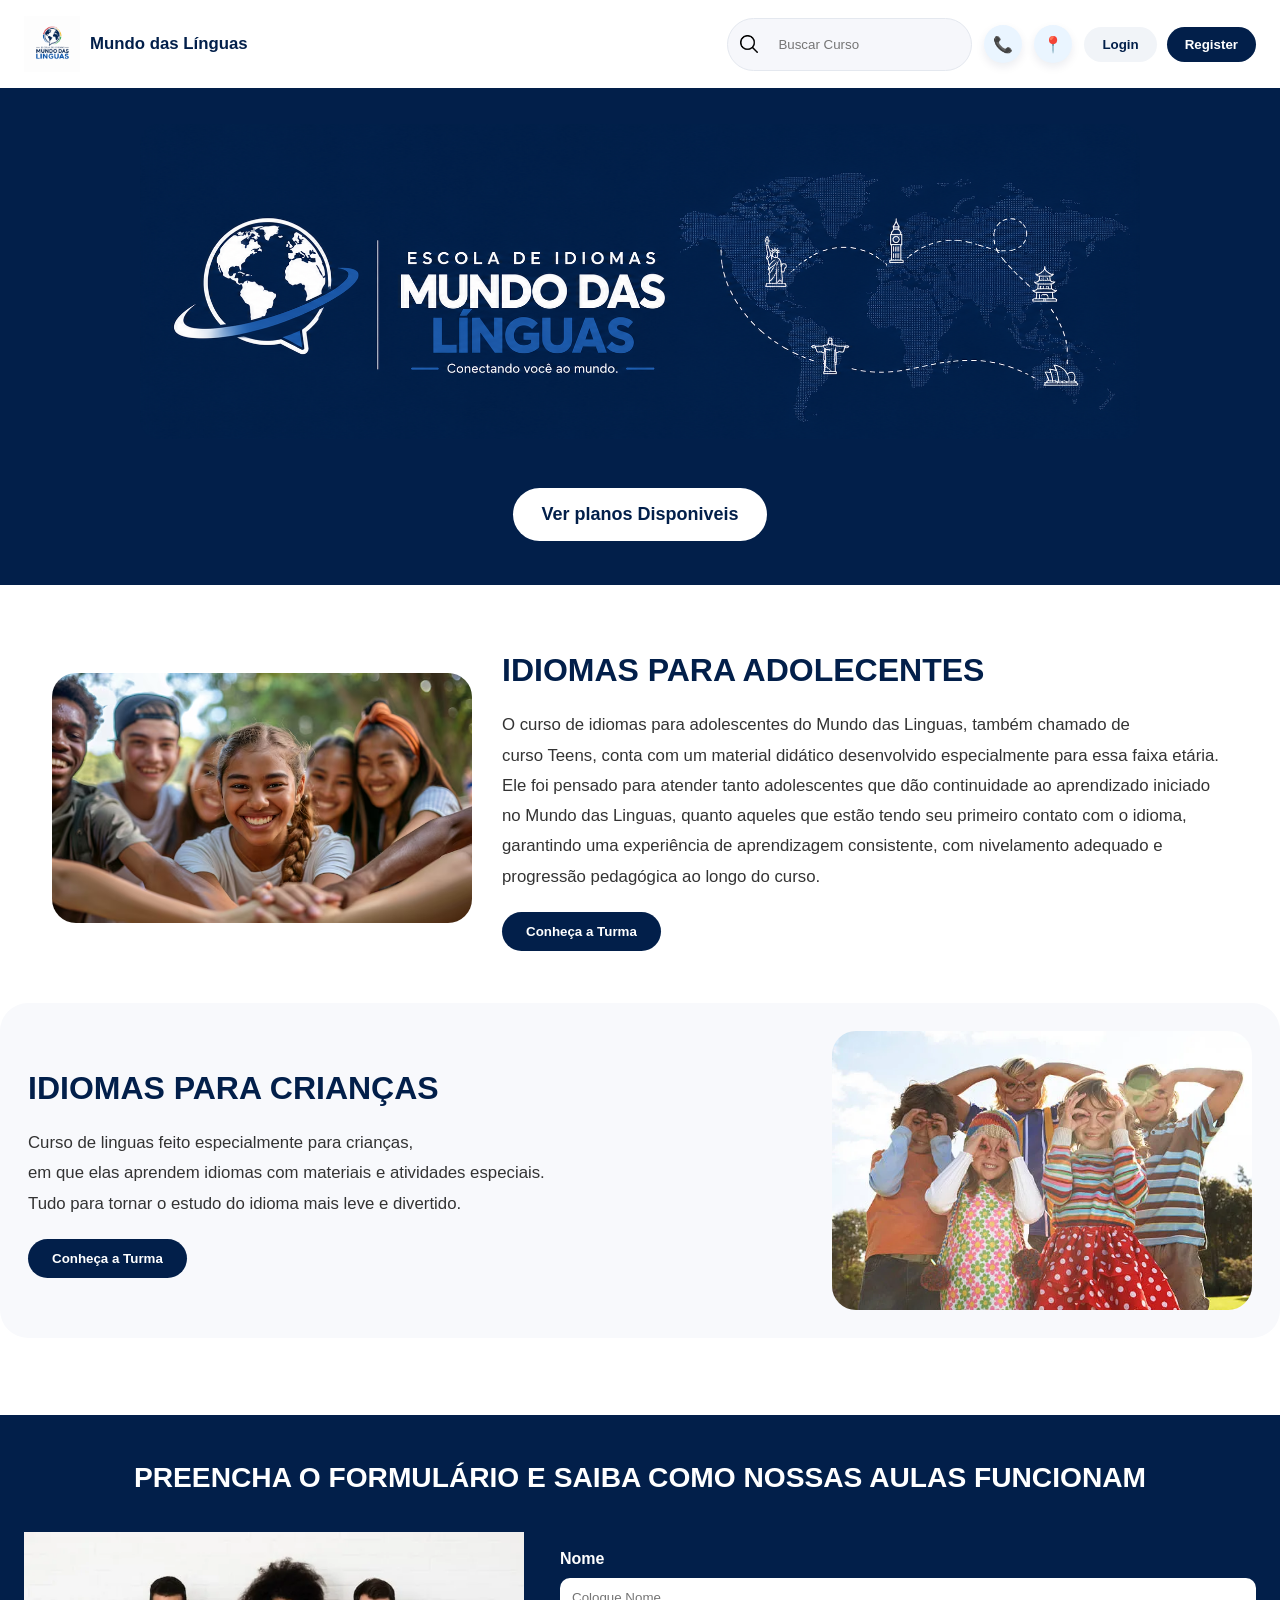
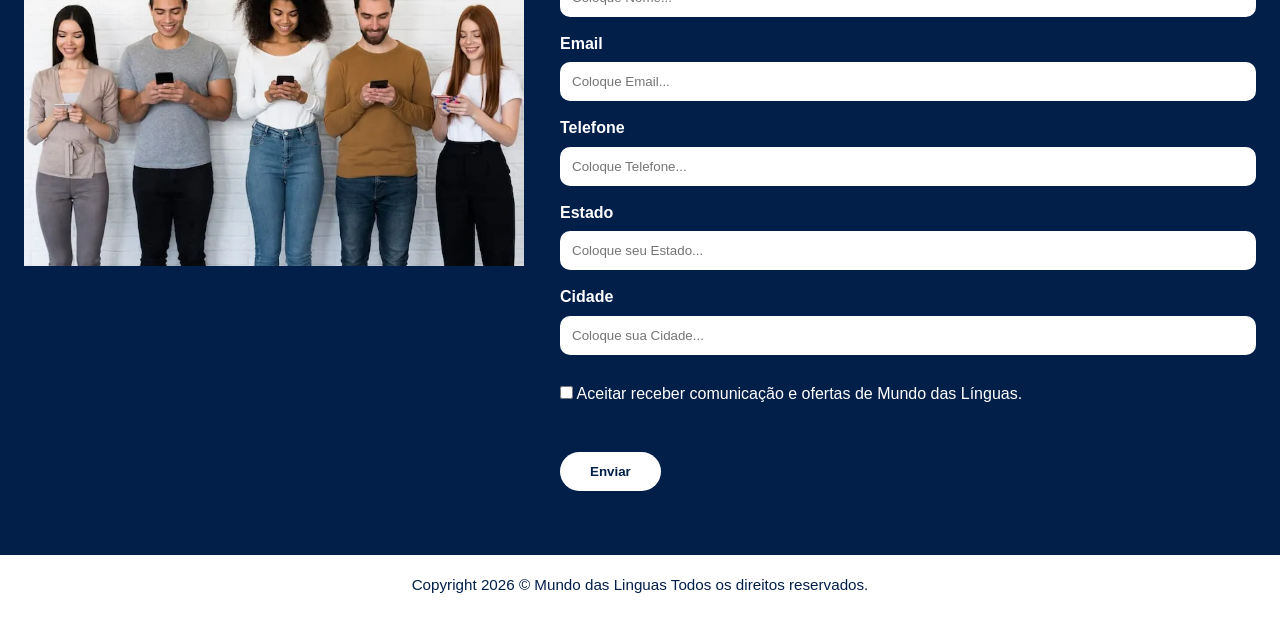
<file: index.html>
<!DOCTYPE html>
<html lang="pt-BR">
<head>
    <meta charset="UTF-8">
    <meta name="viewport" content="width=device-width, initial-scale=1.0">
    <title>Mundo das Linguas</title>
    <link rel="stylesheet" href="style.css">
</head>
<body>
    <header class="site-header">
        <a href="index.html" class="brand">
            <img id="Logo" src="img/logo.png" alt="Logo Mundo das Línguas">
            <span>Mundo das Línguas</span>
        </a>

        <nav class="top-nav">
            <div class="search-box">
                <img src="img/Icone Busca.png" alt="Ícone de busca">
                <input type="text" placeholder="Buscar Curso" class="barra_de_pesquisa">
            </div>

            <div class="phone-wrapper-home">
                <button class="phone-icon-home" id="phone-icon-home" type="button" aria-label="Mostrar telefone de contato">📞</button>
                <div class="phone-bubble-home" id="phone-bubble-home">+55 (15) 99131-5008</div>
            </div>

            <div class="location-wrapper-home">
                <button class="location-icon-home" id="location-icon-home" type="button" aria-label="Mostrar localização">📍</button>
                <div class="location-bubble-home" id="location-bubble-home">Rua das Línguas, 123 - São Paulo</div>
            </div>

            <div class="header-actions">
                <button id="Login" type="button">Login</button>
                <button id="register" type="button">Register</button>
            </div>
        </nav>
    </header>
    <main>
        
        <div id="botao">
            <img id="Banner" src="img/banner.png" alt=""><br>
            <button id="planos">Ver planos Disponiveis</button>
        </div>

        <div id="Parte2">

            <div class="secao-adolecente">
    <img id="adolecente" src="img/adolecente.avif" alt="">

    <div>
        <h2 id="texto-adolecente">IDIOMAS PARA ADOLECENTES</h2>

        <p id="subtexto-adolecente">
           O curso de idiomas para adolescentes do Mundo das Linguas, também chamado de curso Teens, conta com um material didático desenvolvido especialmente para essa faixa etária.<br> 
                    Ele foi pensado para atender tanto adolescentes que dão continuidade ao aprendizado iniciado no Mundo das Linguas, quanto aqueles que estão tendo seu primeiro contato com o idioma,<br>
                    garantindo uma experiência de aprendizagem consistente, com nivelamento adequado e progressão pedagógica ao longo do curso.
        </p>

        <button class="turma">Conheça a Turma</button>
    </div>
</div>
        </div>
             <div class="secao-criancas">
    <img src="img/criança.webp" alt="" id="Kids"></img>

    <div>
        <h2 id="texto-criancas">IDIOMAS PARA CRIANÇAS</h2>

        <p id="subtexto-criancas">
          Curso de linguas feito especialmente para crianças,<br>
                     em que elas aprendem idiomas com materiais e atividades especiais.<br>
                     Tudo para tornar o estudo do idioma mais leve e divertido.
        </p>

        <button class="turma">Conheça a Turma</button>
    </div>
        </div>
        <br>
        <br>
        <br>
        <div id="formulario">
    <h1 id="preencha">
        PREENCHA O FORMULÁRIO E SAIBA COMO NOSSAS AULAS FUNCIONAM
    </h1>

    <div class="form-container">

        <img id="pessoas" src="img/celular.webp" alt="">

        <form id="contact-form" class="form-campos" novalidate>
         <p>Nome</p>
         <input id="nome" name="nome" type="text" placeholder="Coloque Nome..." required>

         <p>Email</p>
         <input id="email" name="email" type="text" placeholder="Coloque Email..." required>

         <p>Telefone</p>
         <input id="telefone" name="telefone" type="text" placeholder="Coloque Telefone..." required>

          <p>Estado</p>
         <input id="estado" name="estado" type="text" placeholder="Coloque seu Estado..." required>

          <p>Cidade</p>
         <input id="cidade" name="cidade" type="text" placeholder="Coloque sua Cidade..." required>

         <br><br>

         <label class="Termos">
             <input id="termos" name="termos" type="checkbox">
             Aceitar receber comunicação e ofertas de Mundo das Línguas.
         </label>

          <br><br>

           <button id="Enviar" type="button">Enviar</button>

           <p id="avisoErro" style="color: red; margin-top: 1rem;"></p>

           <p id="textoSecreto" style="display: none; color: green; margin-top: 1rem;">
              Parabéns! Formulário enviado com sucesso!!!
           </p>

        </form>

    </div>
</div>

    </main>
    <footer id="baixo">
        <p id="copyright">Copyright 2026 © Mundo das Linguas Todos os direitos reservados.</p>
    </footer>
    <script src="javascript.js" defer></script>
</body>
</html>
</file>
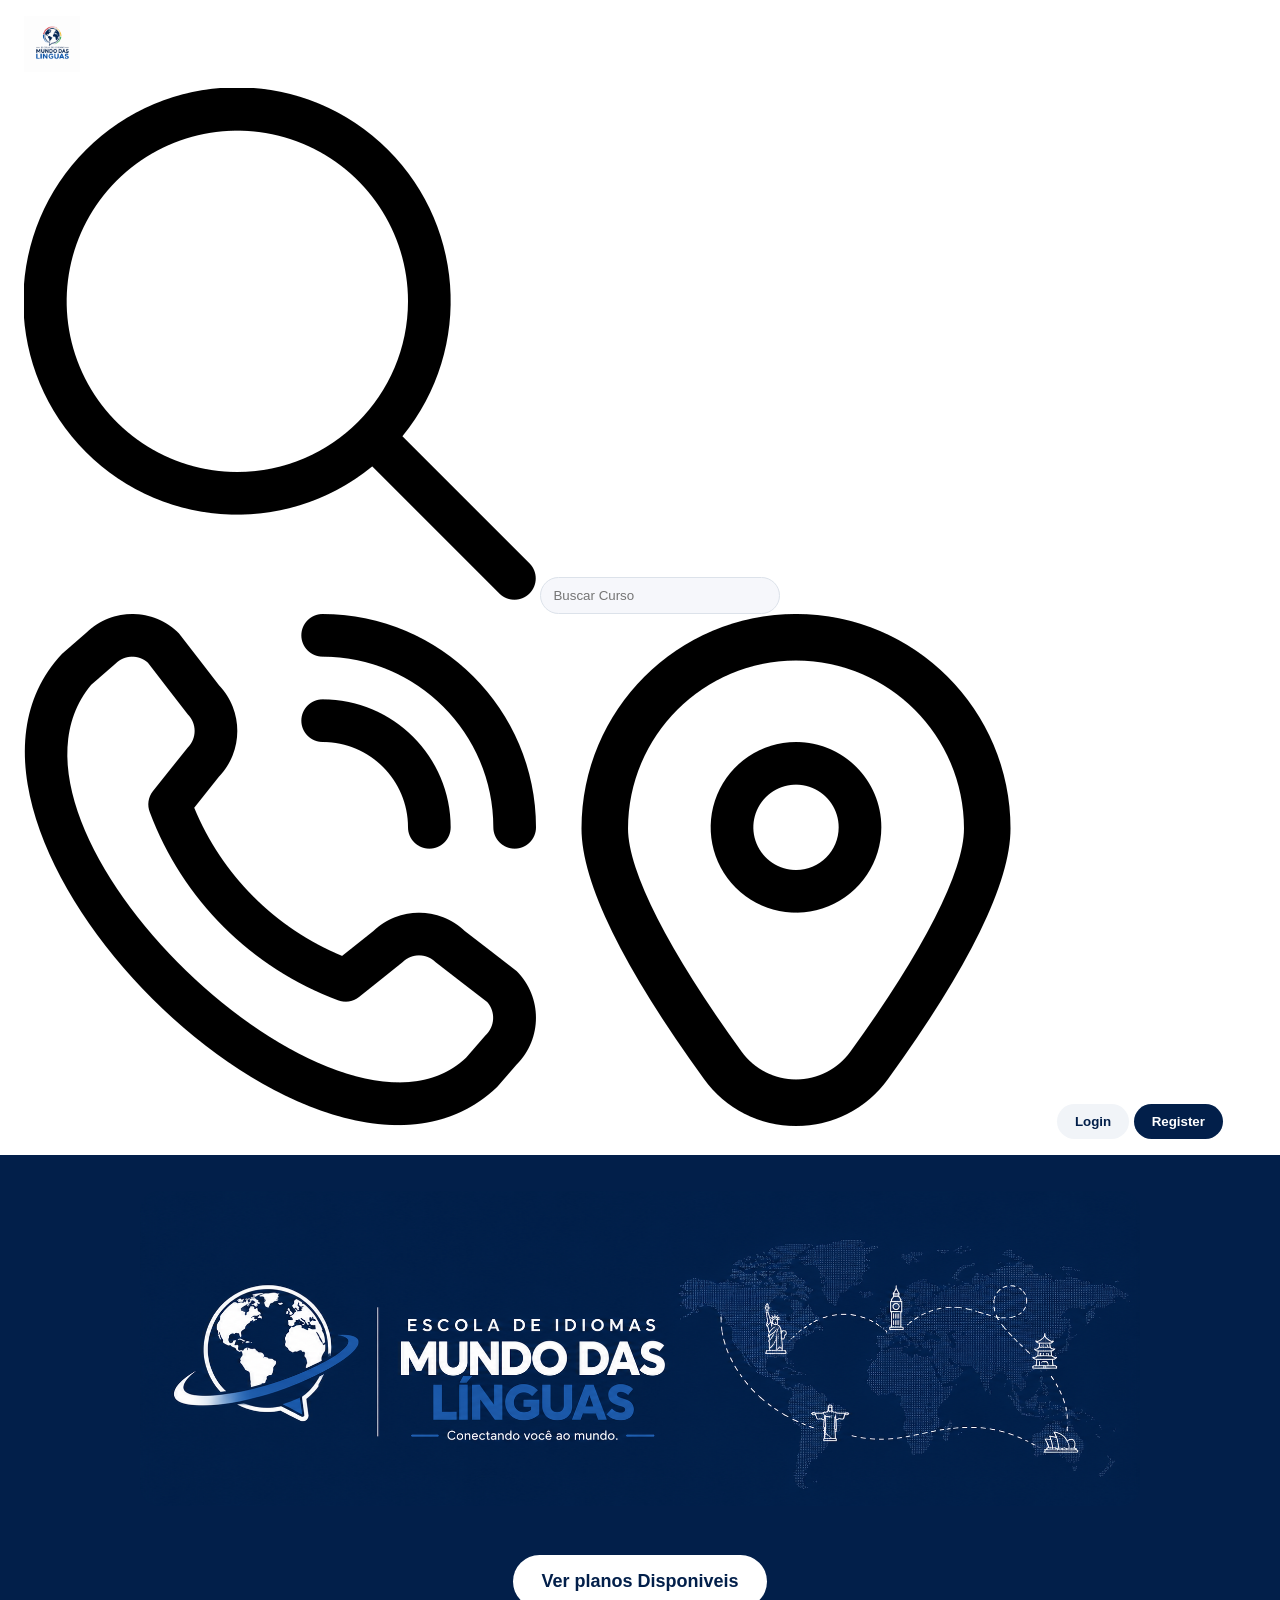
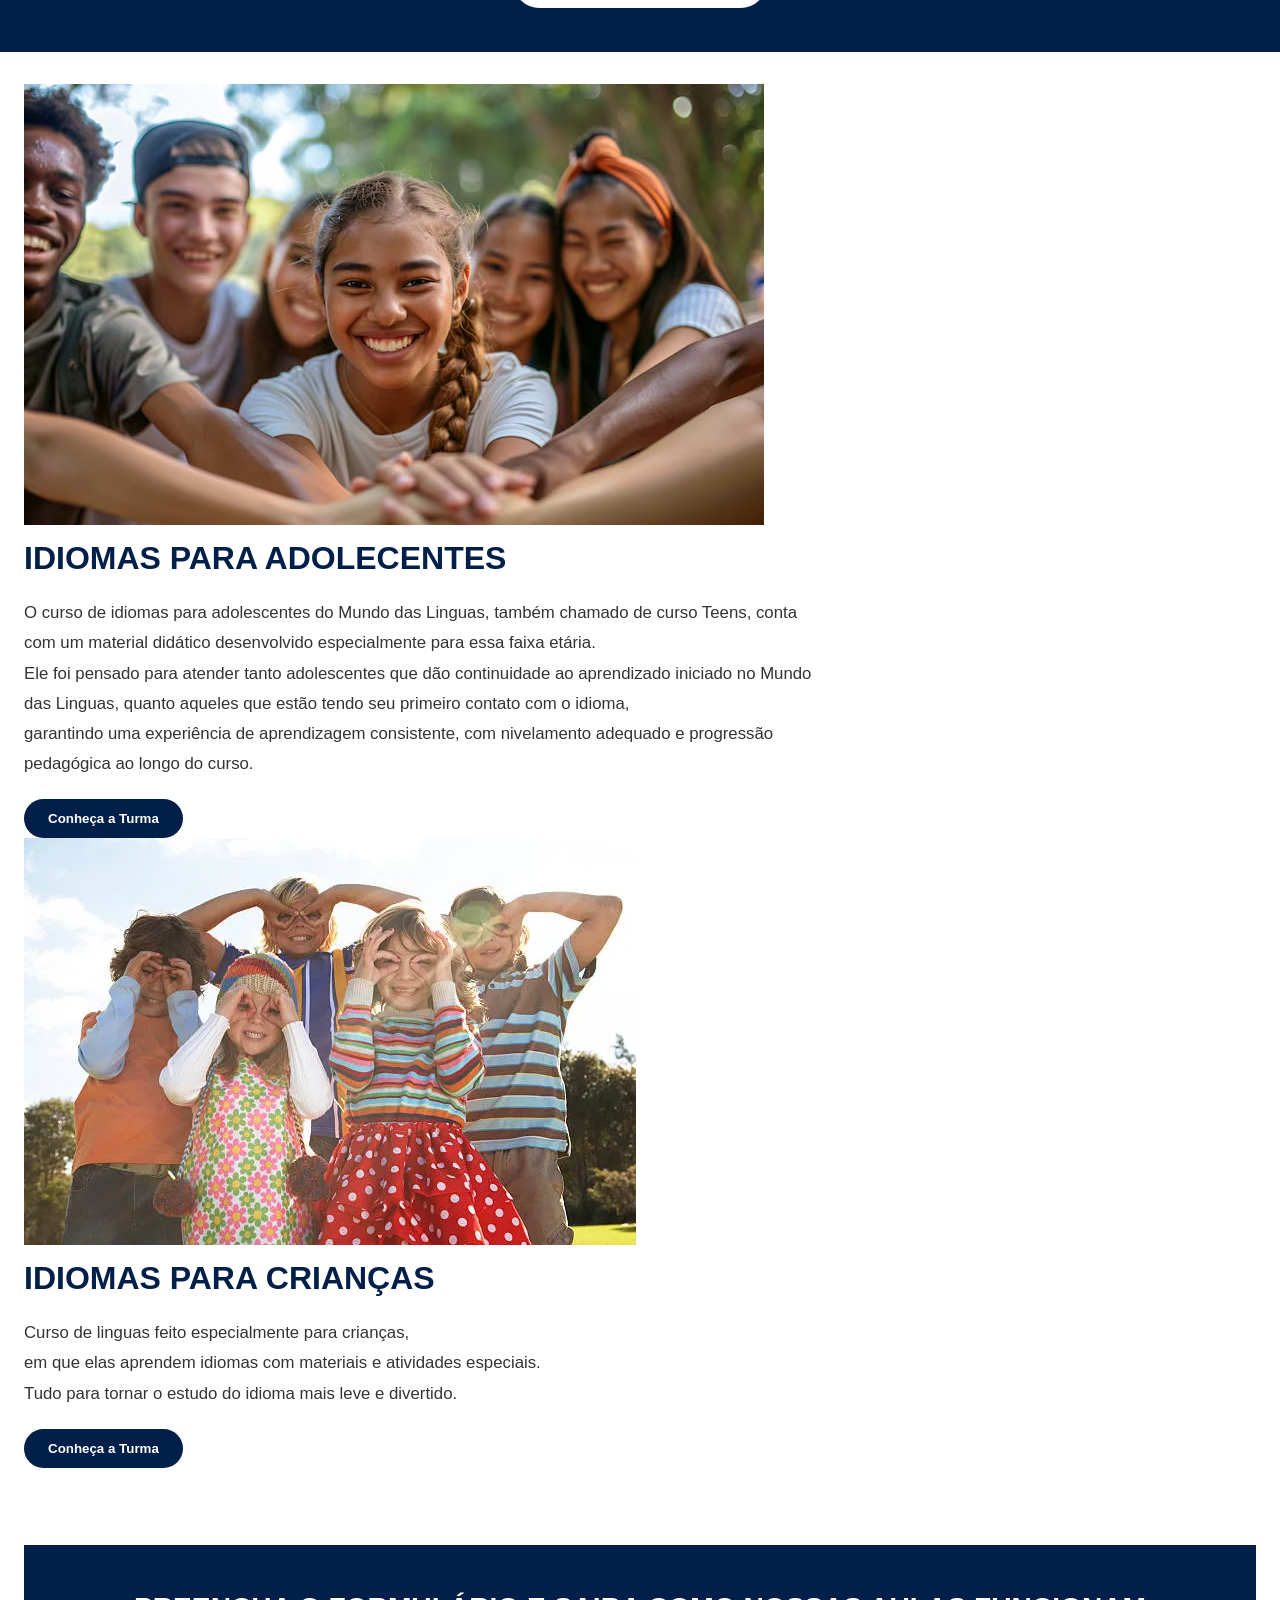
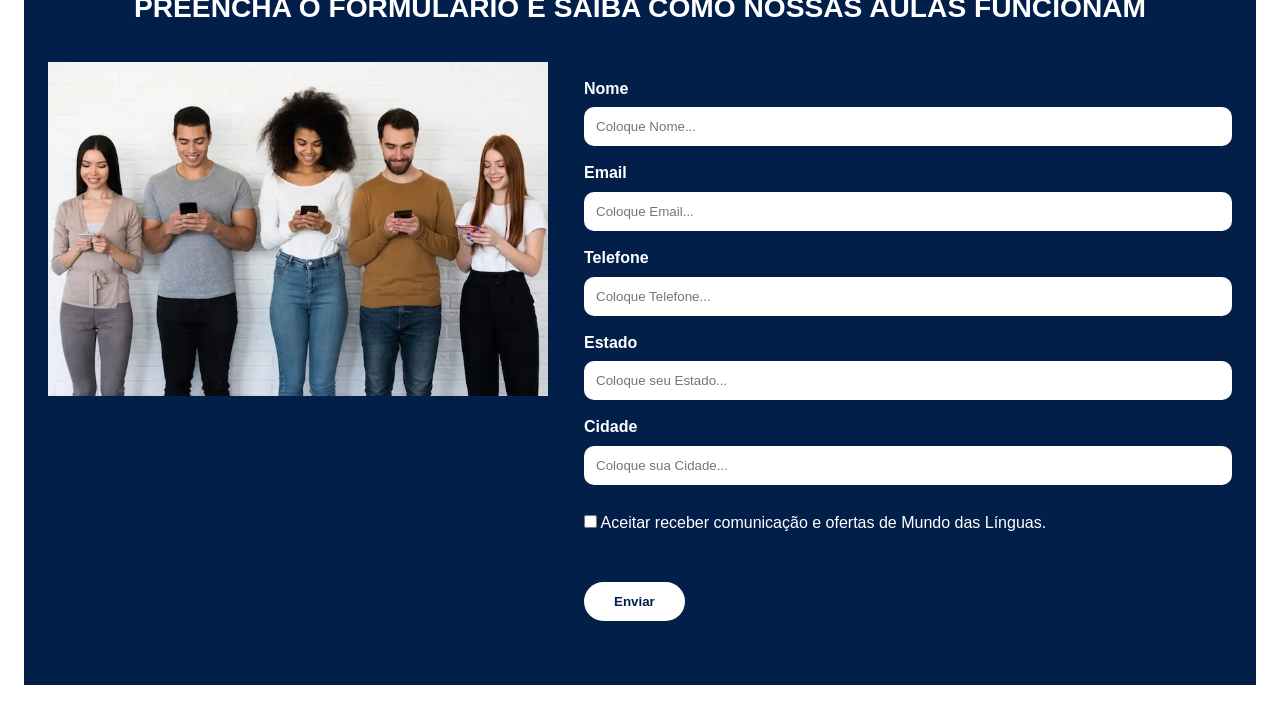
<file: index-LAPTOP-1D5K9P7O.html>
<!DOCTYPE html>
<html lang="pt-BR">
<head>
    <meta charset="UTF-8">
    <meta name="viewport" content="width=device-width, initial-scale=1.0">
    <title>Mundo das Linguas</title>
    <link rel="stylesheet" href="style.css">
</head>
<body>
    <header>
        <img id="Logo" src="img/logo.png" alt="Logo">
        <nav>
            <img src="img/Icone Busca.png" alt="">
            <input type="text" placeholder="Buscar Curso" class="barra_de_pesquisa">
            <img src="img/Icone chamada.png" alt="">
            <img src="img/icone localização.png" alt="">
            <button id="Login">Login</button>
            <button id="register">Register</button>  
        </nav>
    </header>
    <main>
        
        <div id="botao">
            <img id="Banner" src="img/banner.png" alt=""><br>
            <button id="planos">Ver planos Disponiveis</button>
        </div>

        <div id="Parte2">

            <div>
    <img id="adolecente" src="img/adolecente.avif" alt="">

    <div>
        <h2 id="texto-adolecente">IDIOMAS PARA ADOLECENTES</h2>

        <p id="subtexto-adolecente">
           O curso de idiomas para adolescentes do Mundo das Linguas, também chamado de curso Teens, conta com um material didático desenvolvido especialmente para essa faixa etária.<br> 
                    Ele foi pensado para atender tanto adolescentes que dão continuidade ao aprendizado iniciado no Mundo das Linguas, quanto aqueles que estão tendo seu primeiro contato com o idioma,<br>
                    garantindo uma experiência de aprendizagem consistente, com nivelamento adequado e progressão pedagógica ao longo do curso.
        </p>

        <button class="turma">Conheça a Turma</button>
    </div>
</div> 
             <div>
    <img src="img/criança.webp" alt="" id="Kids"></img>

    <div>
        <h2 id="texto-criancas">IDIOMAS PARA CRIANÇAS</h2>

        <p id="subtexto-criancas">
          Curso de linguas feito especialmente para crianças,<br>
                     em que elas aprendem idiomas com materiais e atividades especiais.<br>
                     Tudo para tornar o estudo do idioma mais leve e divertido.</p>
        </p>

        <button class="turma">Conheça a Turma</button>
    </div>
        </div>
        <br>
        <br>
        <br>
        <div id="formulario">
    <h1 id="preencha">
        PREENCHA O FORMULÁRIO E SAIBA COMO NOSSAS AULAS FUNCIONAM
    </h1>

    <div class="form-container">

        <img id="pessoas" src="img/celular.webp" alt="">

        <form id="contact-form" class="form-campos" novalidate>

            <p>Nome</p>
            <input id="nome" name="nome" type="text" placeholder="Coloque Nome..." required>

            <p>Email</p>
            <input id="email" name="email" type="email" placeholder="Coloque Email..." required>

            <p>Telefone</p>
            <input id="telefone" name="telefone" type="text" placeholder="Coloque Telefone..." required>

            <p>Estado</p>
            <input id="estado" name="estado" type="text" placeholder="Coloque seu Estado..." required>

            <p>Cidade</p>
            <input id="cidade" name="cidade" type="text" placeholder="Coloque sua Cidade..." required>

            <br><br>

            <label class="Termos">
                <input id="termos" name="termos" type="checkbox">
                Aceitar receber comunicação e ofertas de Mundo das Línguas.
            </label>

            <br><br>

            <button id="Enviar" type="button">Enviar</button>

            <p id="avisoErro" style="color: red; margin-top: 1rem;"></p>

            <p id="textoSecreto" style="display: none; color: green; margin-top: 1rem;">
                Parabéns! Formulário enviado com sucesso!!!
            </p>

        </form>

    </div>
</div>

    </main>
    <footer>

    </footer>
    <script src="javascript.js" defer></script>
</body>
</html>
</file>
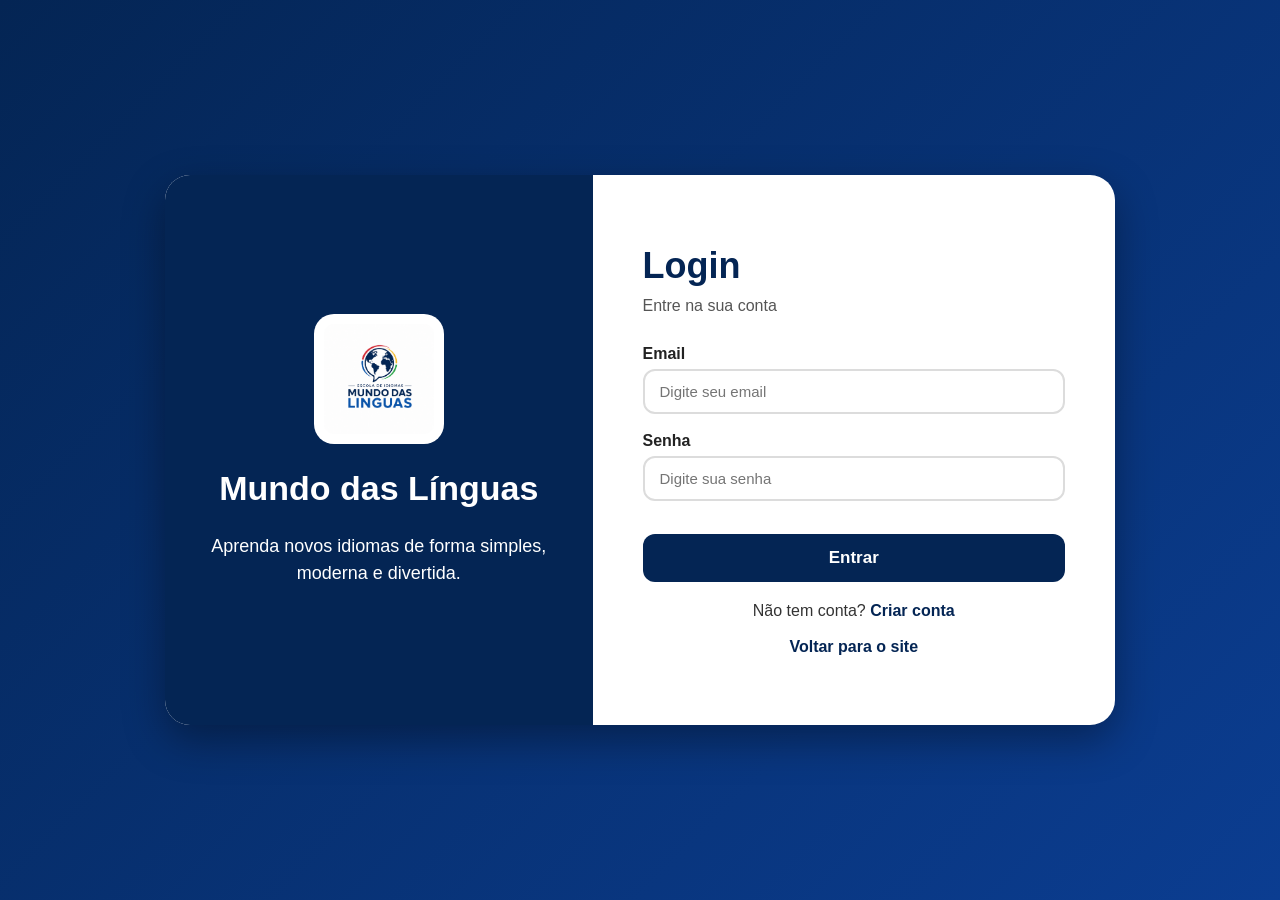
<file: login/login.html>
<!DOCTYPE html>
<html lang="pt-BR">
<head>
    <meta charset="UTF-8">
    <meta name="viewport" content="width=device-width, initial-scale=1.0">
    <title>Login | Mundo das Línguas</title>
    <link rel="stylesheet" href="Login.css">
</head>
<body>

    <main class="container">

        <div class="card">

            <div class="lado-esquerdo">
                <img src="../img/logo.png" alt="Logo Mundo das Línguas" class="logo">

                <h1>Mundo das Línguas</h1>

                <p>
                    Aprenda novos idiomas de forma simples, moderna e divertida.
                </p>
            </div>

            <div class="lado-direito">

                <!-- LOGIN -->
                <div class="form-box active" id="loginBox">

                    <h2>Login</h2>

                    <p class="subtitulo">
                        Entre na sua conta
                    </p>

                    <label>Email</label>
                    <input type="email" id="loginEmail" placeholder="Digite seu email">

                    <label>Senha</label>
                    <input type="password" id="loginSenha" placeholder="Digite sua senha">

                    <p id="erroLogin" class="erro"></p>
                    <p id="sucessoLogin" class="sucesso"></p>

                    <button onclick="fazerLogin()">Entrar</button>

                    <p class="trocar">
                        Não tem conta?
                        <span onclick="mostrarRegister()">Criar conta</span>
                    </p>

                    <a href="../index.html" class="voltar">Voltar para o site</a>

                </div>

                <!-- REGISTER -->
                <div class="form-box" id="registerBox">

                    <h2>Register</h2>

                    <p class="subtitulo">
                        Crie sua conta
                    </p>

                    <label>Nome</label>
                    <input type="text" id="registerNome" placeholder="Digite seu nome">

                    <label>Email</label>
                    <input type="email" id="registerEmail" placeholder="Digite seu email">

                    <label>Senha</label>
                    <input type="password" id="registerSenha" placeholder="Crie uma senha">

                    <label>Confirmar senha</label>
                    <input type="password" id="registerConfirmarSenha" placeholder="Confirme sua senha">

                    <p id="erroRegister" class="erro"></p>
                    <p id="sucessoRegister" class="sucesso"></p>

                    <button onclick="fazerRegister()">Cadastrar</button>

                    <p class="trocar">
                        Já tem conta?
                        <span onclick="mostrarLogin()">Fazer login</span>
                    </p>

                    <a href="../index.html" class="voltar">Voltar para o site</a>

                </div>

            </div>

        </div>

    </main>

    <script src="login.js"></script>
</body>
</html>
</file>
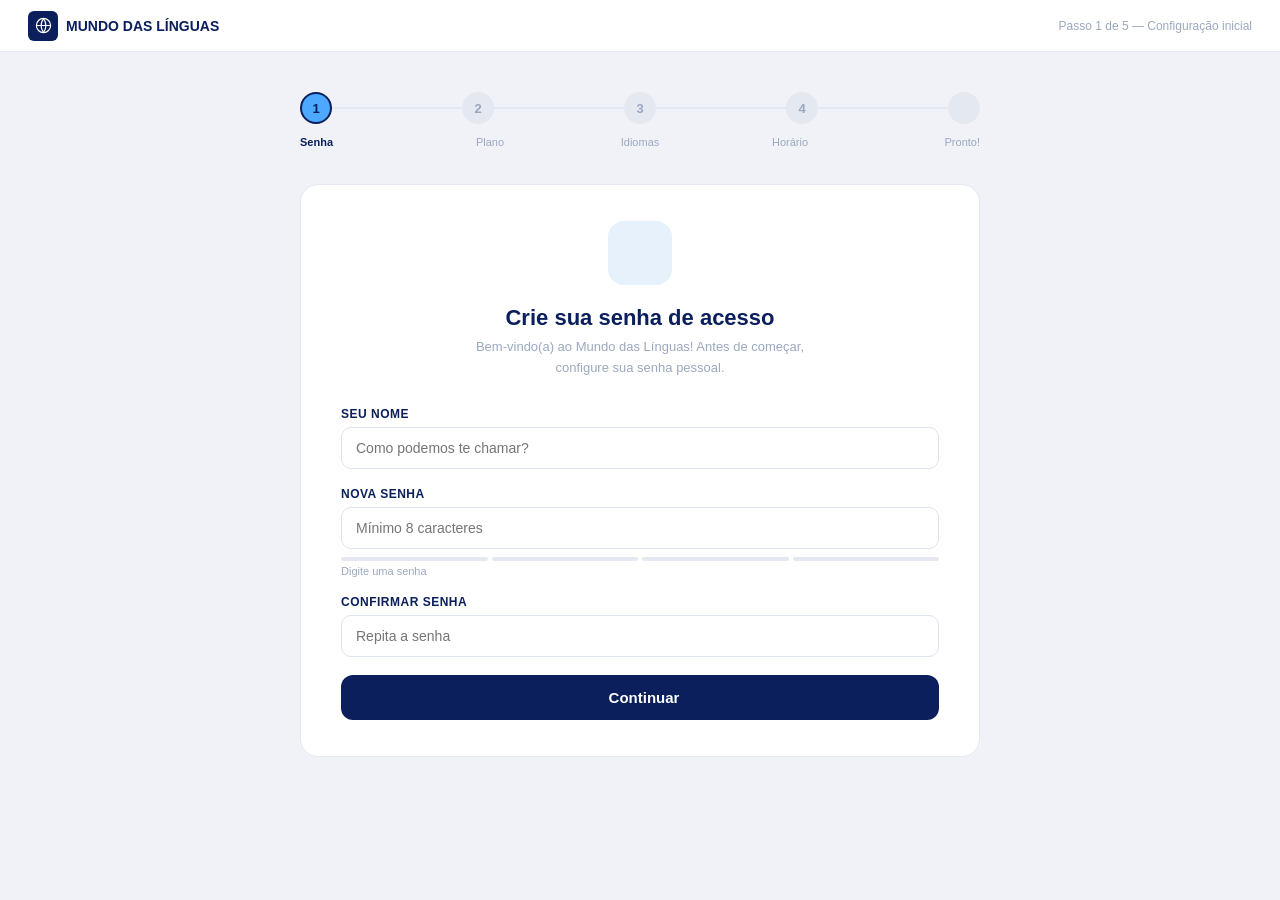
<file: Onboard/config.html>
<!DOCTYPE html>
<html lang="en">
<head>
    <meta charset="UTF-8">
    <meta name="viewport" content="width=device-width, initial-scale=1.0">
    <title>Document</title>
    <link rel="stylesheet" href="config.css">
</head>
<body>
    <div class="topbar">
  <div class="top-logo">
    <div class="logo-g">
      <svg viewBox="0 0 24 24" fill="none"><circle cx="12" cy="12" r="9" stroke="white" stroke-width="1.5"/><path d="M3 12h18M12 3c-2 3-3 5.5-3 9s1 6 3 9M12 3c2 3 3 5.5 3 9s-1 6-3 9" stroke="white" stroke-width="1.5"/></svg>
    </div>
    MUNDO DAS LÍNGUAS
  </div>
  <div class="top-step" id="topStepLabel">Passo 1 de 5 — Configuração inicial</div>
</div>

<div class="setup-wrap">

  <div class="progress-header">
    <div class="steps-bar">
      <div class="step-dot active" id="d1">1</div>
      <div class="step-line pending" id="l1"></div>
      <div class="step-dot pending" id="d2">2</div>
      <div class="step-line pending" id="l2"></div>
      <div class="step-dot pending" id="d3">3</div>
      <div class="step-line pending" id="l3"></div>
      <div class="step-dot pending" id="d4">4</div>
      <div class="step-line pending" id="l4"></div>
      <div class="step-dot pending" id="d5"><i class="ti ti-check" style="font-size:14px"></i></div>
    </div>
    <div class="steps-labels">
      <div class="step-lbl active" id="lbl1" style="text-align:left">Senha</div>
      <div class="step-lbl pending" id="lbl2">Plano</div>
      <div class="step-lbl pending" id="lbl3">Idiomas</div>
      <div class="step-lbl pending" id="lbl4">Horário</div>
      <div class="step-lbl pending" id="lbl5" style="text-align:right">Pronto!</div>
    </div>
  </div>

  <div class="card-setup" id="stepCard"></div>

</div>
<script src="config.js"></script>
</body>
</html>
</file>
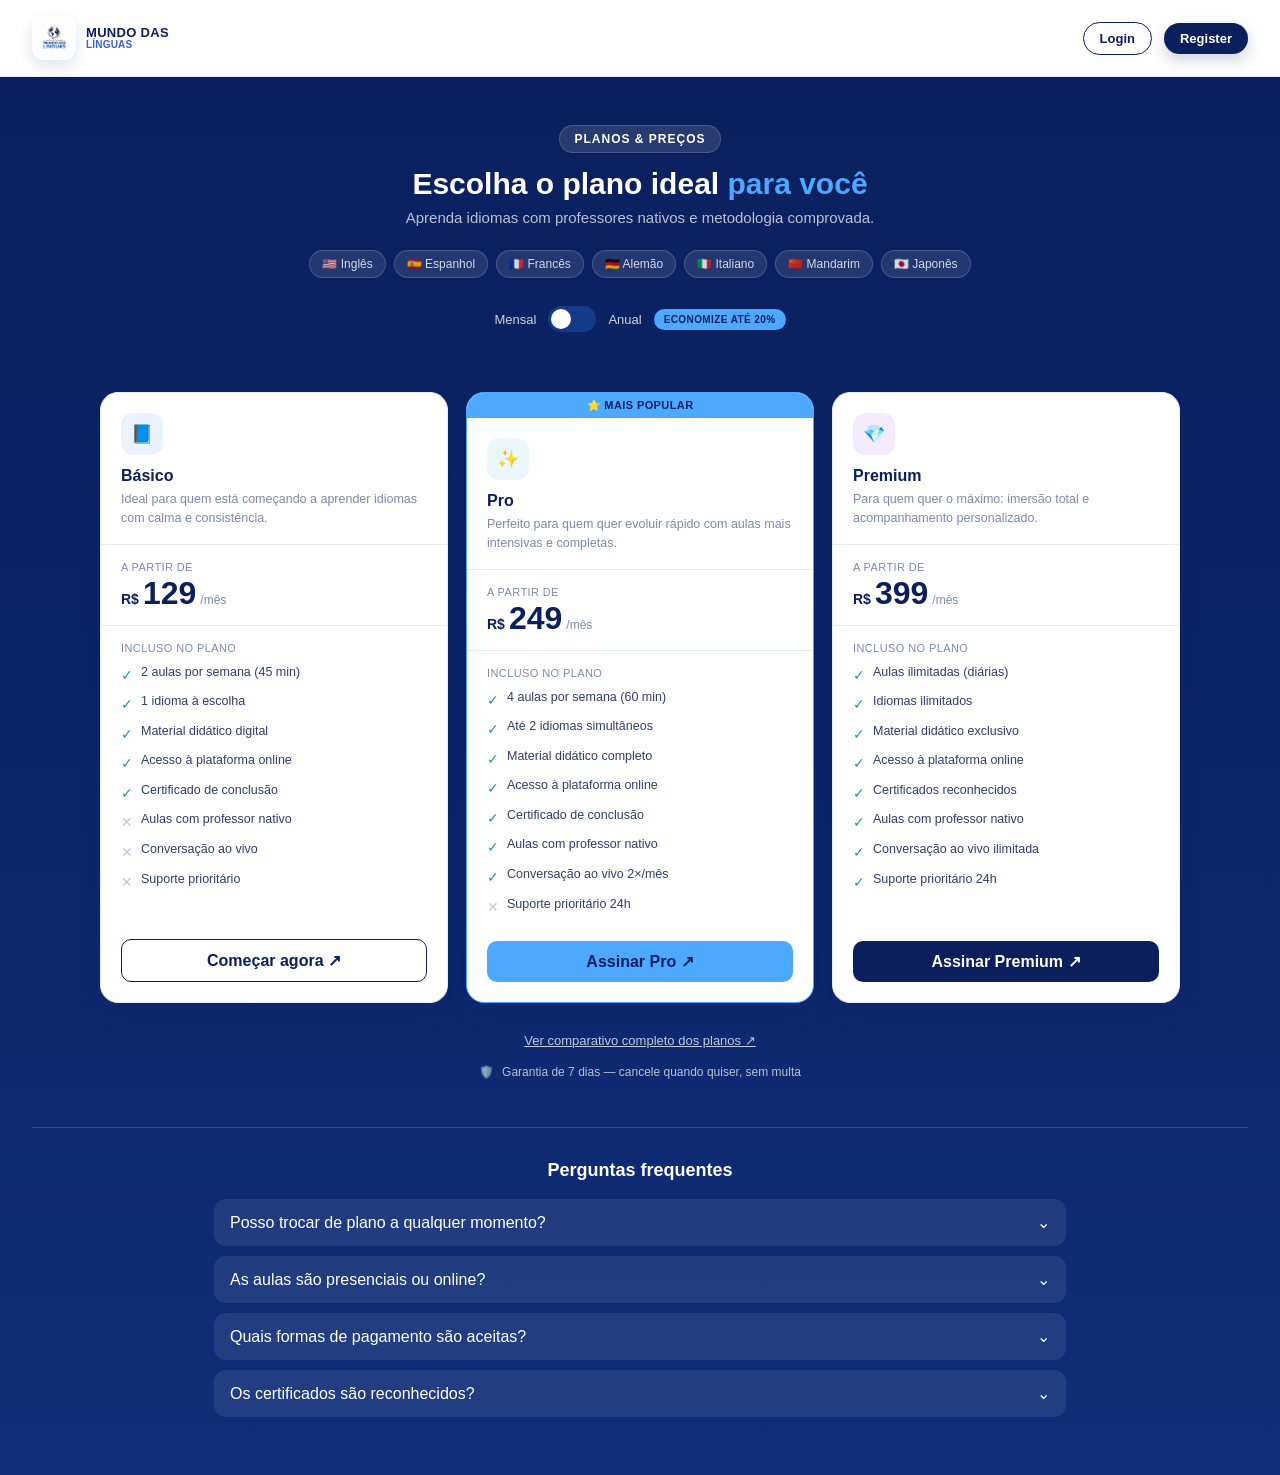
<file: Planos/Planos.html>
<!DOCTYPE html>
<html lang="pt-BR">
<head>
  <meta charset="UTF-8">
  <meta name="viewport" content="width=device-width, initial-scale=1.0">
  <title>Planos | Mundo das Línguas</title>
  <link rel="stylesheet" href="Planos.css">
</head>
<body>
  <div class="page">
    <header class="header">
      <a href="../index.html" class="logo-area" aria-label="Voltar para a página inicial">
        <img src="../img/logo.png" alt="Logo Mundo das Línguas" class="logo-image">
        <div class="logo-text-block">
          <span class="logo-text">MUNDO DAS</span>
          <span class="logo-sub">LÍNGUAS</span>
        </div>
      </a>

      <div class="nav-right">
        <button class="btn-login" id="btn-login-planos" type="button">Login</button>
        <button class="btn-register" id="btn-register-planos" type="button">Register</button>
      </div>
    </header>

    <main>
      <section class="hero">
        <p class="hero-tag">Planos &amp; Preços</p>
        <h1>Escolha o plano ideal <span>para você</span></h1>
        <p class="hero-copy">Aprenda idiomas com professores nativos e metodologia comprovada.</p>

        <div class="hero-badges" aria-label="Idiomas disponíveis">
          <span class="lang-badge">🇺🇸 Inglês</span>
          <span class="lang-badge">🇪🇸 Espanhol</span>
          <span class="lang-badge">🇫🇷 Francês</span>
          <span class="lang-badge">🇩🇪 Alemão</span>
          <span class="lang-badge">🇮🇹 Italiano</span>
          <span class="lang-badge">🇨🇳 Mandarim</span>
          <span class="lang-badge">🇯🇵 Japonês</span>
        </div>

        <div class="toggle-wrap">
          <span class="toggle-label">Mensal</span>
          <label class="toggle" aria-label="Alternar plano mensal ou anual">
            <input type="checkbox" id="billingToggle">
            <span class="toggle-slider"></span>
          </label>
          <span class="toggle-label">Anual</span>
          <span class="badge-save">Economize até 20%</span>
        </div>
      </section>

      <section class="plans-section">
        <div class="plans-grid">
          <article class="plan-card">
            <div class="plan-header">
              <div class="plan-icon basic">📘</div>
              <h2 class="plan-name">Básico</h2>
              <p class="plan-desc">Ideal para quem está começando a aprender idiomas com calma e consistência.</p>
            </div>

            <div class="plan-price">
              <p class="price-label">A partir de</p>
              <div class="price-main">
                <span class="price-currency">R$</span>
                <span class="price-value monthly" data-monthly="129">129</span>
                <span class="price-value annual" data-annual="99">99</span>
                <span class="price-period">/mês</span>
              </div>
              <p class="price-annual-note" data-annual-total="R$ 1.188/ano">R$ 1.188/ano</p>
            </div>

            <div class="plan-features">
              <p class="features-title">Incluso no plano</p>
              <div class="feature-item"><span class="icon check">✓</span> 2 aulas por semana (45 min)</div>
              <div class="feature-item"><span class="icon check">✓</span> 1 idioma à escolha</div>
              <div class="feature-item"><span class="icon check">✓</span> Material didático digital</div>
              <div class="feature-item"><span class="icon check">✓</span> Acesso à plataforma online</div>
              <div class="feature-item"><span class="icon check">✓</span> Certificado de conclusão</div>
              <div class="feature-item"><span class="icon cross">✕</span> Aulas com professor nativo</div>
              <div class="feature-item"><span class="icon cross">✕</span> Conversação ao vivo</div>
              <div class="feature-item"><span class="icon cross">✕</span> Suporte prioritário</div>
            </div>

            <div class="plan-footer">
              <button class="btn-plan outline" type="button">Começar agora ↗</button>
            </div>
          </article>

          <article class="plan-card featured">
            <div class="popular-badge">⭐ Mais popular</div>
            <div class="plan-header">
              <div class="plan-icon pro">✨</div>
              <h2 class="plan-name">Pro</h2>
              <p class="plan-desc">Perfeito para quem quer evoluir rápido com aulas mais intensivas e completas.</p>
            </div>

            <div class="plan-price">
              <p class="price-label">A partir de</p>
              <div class="price-main">
                <span class="price-currency">R$</span>
                <span class="price-value monthly" data-monthly="249">249</span>
                <span class="price-value annual" data-annual="199">199</span>
                <span class="price-period">/mês</span>
              </div>
              <p class="price-annual-note" data-annual-total="R$ 2.388/ano">R$ 2.388/ano</p>
            </div>

            <div class="plan-features">
              <p class="features-title">Incluso no plano</p>
              <div class="feature-item"><span class="icon check">✓</span> 4 aulas por semana (60 min)</div>
              <div class="feature-item"><span class="icon check">✓</span> Até 2 idiomas simultâneos</div>
              <div class="feature-item"><span class="icon check">✓</span> Material didático completo</div>
              <div class="feature-item"><span class="icon check">✓</span> Acesso à plataforma online</div>
              <div class="feature-item"><span class="icon check">✓</span> Certificado de conclusão</div>
              <div class="feature-item"><span class="icon check">✓</span> Aulas com professor nativo</div>
              <div class="feature-item"><span class="icon check">✓</span> Conversação ao vivo 2×/mês</div>
              <div class="feature-item"><span class="icon cross">✕</span> Suporte prioritário 24h</div>
            </div>

            <div class="plan-footer">
              <button class="btn-plan accent" type="button">Assinar Pro ↗</button>
            </div>
          </article>

          <article class="plan-card">
            <div class="plan-header">
              <div class="plan-icon premium">💎</div>
              <h2 class="plan-name">Premium</h2>
              <p class="plan-desc">Para quem quer o máximo: imersão total e acompanhamento personalizado.</p>
            </div>

            <div class="plan-price">
              <p class="price-label">A partir de</p>
              <div class="price-main">
                <span class="price-currency">R$</span>
                <span class="price-value monthly" data-monthly="399">399</span>
                <span class="price-value annual" data-annual="319">319</span>
                <span class="price-period">/mês</span>
              </div>
              <p class="price-annual-note" data-annual-total="R$ 3.828/ano">R$ 3.828/ano</p>
            </div>

            <div class="plan-features">
              <p class="features-title">Incluso no plano</p>
              <div class="feature-item"><span class="icon check">✓</span> Aulas ilimitadas (diárias)</div>
              <div class="feature-item"><span class="icon check">✓</span> Idiomas ilimitados</div>
              <div class="feature-item"><span class="icon check">✓</span> Material didático exclusivo</div>
              <div class="feature-item"><span class="icon check">✓</span> Acesso à plataforma online</div>
              <div class="feature-item"><span class="icon check">✓</span> Certificados reconhecidos</div>
              <div class="feature-item"><span class="icon check">✓</span> Aulas com professor nativo</div>
              <div class="feature-item"><span class="icon check">✓</span> Conversação ao vivo ilimitada</div>
              <div class="feature-item"><span class="icon check">✓</span> Suporte prioritário 24h</div>
            </div>

            <div class="plan-footer">
              <button class="btn-plan filled" type="button">Assinar Premium ↗</button>
            </div>
          </article>
        </div>

        <div class="compare-row">
          <button class="compare-link" type="button">Ver comparativo completo dos planos ↗</button>
        </div>

        <div class="guarantee">
          <span>🛡️</span>
          <span>Garantia de 7 dias — cancele quando quiser, sem multa</span>
        </div>
      </section>

      <hr class="section-divider">

      <section class="faq-section">
        <h2 class="faq-title">Perguntas frequentes</h2>

        <div class="faq-item">
          <button class="faq-q" type="button" data-target="faq-1">
            Posso trocar de plano a qualquer momento?
            <span class="chevron">⌄</span>
          </button>
          <div class="faq-a" id="faq-1">Sim! Você pode fazer upgrade ou downgrade do seu plano a qualquer momento. A diferença de valor é calculada proporcionalmente.</div>
        </div>

        <div class="faq-item">
          <button class="faq-q" type="button" data-target="faq-2">
            As aulas são presenciais ou online?
            <span class="chevron">⌄</span>
          </button>
          <div class="faq-a" id="faq-2">Oferecemos aulas tanto presenciais nas nossas unidades quanto 100% online via plataforma. Você escolhe o formato que preferir.</div>
        </div>

        <div class="faq-item">
          <button class="faq-q" type="button" data-target="faq-3">
            Quais formas de pagamento são aceitas?
            <span class="chevron">⌄</span>
          </button>
          <div class="faq-a" id="faq-3">Aceitamos cartão de crédito, débito, PIX e boleto bancário. No plano anual é possível parcelar em até 12× sem juros.</div>
        </div>

        <div class="faq-item">
          <button class="faq-q" type="button" data-target="faq-4">
            Os certificados são reconhecidos?
            <span class="chevron">⌄</span>
          </button>
          <div class="faq-a" id="faq-4">Os certificados do plano Premium são reconhecidos pelo MEC e equivalem a comprovação de proficiência para processos seletivos e currículos.</div>
        </div>
      </section>
    </main>
  </div>

  <script src="planos.js"></script>
</body>
</html>
</file>
<file: style.css>
:root {
    --azul-principal: #021F4A;
    --azul-escuro: #03306f;
    --cinza-texto: #333;
    --branco: #fff;
    --cinza-claro: #f6f7fb;
}

* {
    margin: 0;
    padding: 0;
    box-sizing: border-box;
}

body {
    font-family: Arial, Helvetica, sans-serif;
    background: var(--branco);
    color: var(--cinza-texto);
    line-height: 1.6;
    width: 100%;
    min-height: 100vh;
}

header {
    background-color: var(--branco);
    display: flex;
    justify-content: space-between;
    align-items: center;
    gap: 16px;
    padding: 16px 24px;
    flex-wrap: wrap;
    box-shadow: 0 2px 12px rgba(2, 31, 74, 0.06);
}

.brand {
    display: flex;
    align-items: center;
    gap: 10px;
    text-decoration: none;
    color: var(--azul-principal);
    font-weight: 700;
    font-size: 1.05rem;
}

#Logo {
    width: 56px;
    height: auto;
}

.top-nav {
    display: flex;
    align-items: center;
    gap: 12px;
    flex-wrap: wrap;
    justify-content: flex-end;
    flex: 1;
}

.search-box {
    display: flex;
    align-items: center;
    gap: 8px;
    padding: 8px 12px;
    border-radius: 999px;
    background: var(--cinza-claro);
    border: 1px solid #e4e8ef;
    min-width: 220px;
}

.search-box img {
    width: 18px;
    height: 18px;
}

.top-nav input {
    border: none;
    outline: none;
    background: transparent;
    width: 100%;
}

.header-actions {
    display: flex;
    align-items: center;
    gap: 10px;
}

.phone-wrapper-home,
.location-wrapper-home {
    position: relative;
    display: inline-flex;
    align-items: center;
}

.phone-icon-home,
.location-icon-home {
    border: none;
    background: #eaf5ff;
    color: var(--azul-principal);
    width: 38px;
    height: 38px;
    border-radius: 50%;
    display: flex;
    align-items: center;
    justify-content: center;
    cursor: pointer;
    font-size: 16px;
    box-shadow: 0 4px 10px rgba(2, 31, 74, 0.08);
}

.phone-bubble-home,
.location-bubble-home {
    position: absolute;
    top: calc(100% + 8px);
    right: 0;
    background: var(--branco);
    color: var(--azul-principal);
    padding: 8px 10px;
    border-radius: 10px;
    font-size: 12px;
    font-weight: 600;
    box-shadow: 0 6px 16px rgba(0, 0, 0, 0.12);
    white-space: nowrap;
    opacity: 0;
    pointer-events: none;
    transform: translateY(4px);
    transition: opacity 0.2s ease, transform 0.2s ease;
    z-index: 10;
}

.phone-bubble-home.show,
.location-bubble-home.show {
    opacity: 1;
    transform: translateY(0);
}

nav input {
    padding: 10px 12px;
    border: 1px solid #dce2ea;
    border-radius: 999px;
    width: min(240px, 100%);
    background: var(--cinza-claro);
}

#Login,
#register {
    padding: 10px 18px;
    border-radius: 999px;
    cursor: pointer;
    font-weight: bold;
    border: none;
}

#Login {
    background: #f1f4f8;
    color: var(--azul-principal);
}

#register {
    background-color: var(--azul-principal);
    color: var(--branco);
}

#botao {
    background-color: var(--azul-principal);
    padding: 36px 24px 44px;
    display: flex;
    flex-direction: column;
    align-items: center;
    justify-content: center;
    text-align: center;
}

#Banner {
    width: 100%;
    max-width: 1000px;
    height: auto;
    display: block;
    border-radius: 20px;
}

#planos {
    border: none;
    border-radius: 999px;
    padding: 16px 28px;
    margin-top: 24px;
    font-weight: bold;
    cursor: pointer;
    font-size: 18px;
    background-color: var(--branco);
    color: var(--azul-principal);
}

#Parte2 {
    margin: 32px 24px 24px;
}

.secao-adolecente,
.secao-criancas {
    display: flex;
    align-items: center;
    gap: 30px;
    margin-top: 24px;
    padding: 28px;
    border-radius: 28px;
}

.secao-adolecente {
    background-color: var(--branco);
}

.secao-criancas {
    background-color: #f8f9fc;
    flex-direction: row-reverse;
}

.secao-adolecente img,
.secao-criancas img {
    width: 100%;
    max-width: 420px;
    border-radius: 24px;
    object-fit: cover;
}

.secao-adolecente > div,
.secao-criancas > div {
    flex: 1;
}

#texto-adolecente,
#texto-criancas {
    text-align: left;
    margin-bottom: 14px;
    font-size: 2rem;
    color: var(--azul-principal);
}

#subtexto-adolecente,
#subtexto-criancas {
    text-align: left;
    margin-bottom: 20px;
    max-width: 800px;
    font-size: 1.05rem;
    line-height: 1.8;
}

.turma {
    padding: 12px 24px;
    border-radius: 999px;
    cursor: pointer;
    font-weight: bold;
    background-color: var(--azul-principal);
    color: var(--branco);
    border: none;
    transition: 0.3s;
}

.turma:hover {
    background-color: var(--azul-escuro);
    transform: translateY(-2px);
}

#formulario {
    background-color: var(--azul-principal);
    color: var(--branco);
    margin: 0 auto;
    padding: 40px 24px 48px;
}

#preencha {
    text-align: center;
    margin-bottom: 32px;
    font-size: clamp(1.4rem, 2.2vw, 2rem);
}

.form-container {
    display: flex;
    align-items: flex-start;
    justify-content: space-between;
    gap: 36px;
}

#pessoas {
    width: 100%;
    max-width: 500px;
    height: auto;
}

.form-campos {
    flex: 1;
    min-width: 0;
}

.form-campos p {
    text-align: left;
    margin-top: 14px;
    margin-bottom: 6px;
    font-weight: bold;
}

.form-campos input[type="text"],
.form-campos input[type="email"] {
    width: 100%;
    padding: 12px;
    border: none;
    border-radius: 10px;
}

#Enviar {
    margin-top: 20px;
    padding: 12px 30px;
    border: none;
    border-radius: 999px;
    background-color: var(--branco);
    color: var(--azul-principal);
    font-weight: bold;
    cursor: pointer;
}

#textoSecreto {
    display: none;
    color: green;
    font-weight: bold;
    margin-top: 15px;
}

#avisoErro {
    color: red;
    font-weight: bold;
    margin-top: 15px;
}

#copyright {
    text-align: center;
    padding: 18px 16px 28px;
    color: var(--azul-principal);
    font-size: 0.95rem;
}

@media (max-width: 900px) {
    header {
        padding: 16px 18px;
    }

    .top-nav {
        width: 100%;
        justify-content: center;
    }

    .secao-adolecente,
    .secao-criancas,
    .form-container {
        flex-direction: column;
        align-items: center;
    }

    .secao-adolecente > div,
    .secao-criancas > div {
        width: 100%;
    }

    #texto-adolecente,
    #texto-criancas,
    #subtexto-adolecente,
    #subtexto-criancas {
        text-align: center;
    }
}

@media (max-width: 600px) {
    header {
        padding: 14px;
    }

    .brand {
        width: 100%;
        justify-content: center;
    }

    .top-nav {
        gap: 10px;
        flex-direction: column;
        align-items: stretch;
    }

    .search-box {
        width: 100%;
        min-width: unset;
    }

    .header-actions {
        width: 100%;
        flex-direction: column;
    }

    #Login,
    #register {
        width: 100%;
    }

    .phone-wrapper-home,
    .location-wrapper-home {
        width: 100%;
        justify-content: center;
    }

    #botao {
        padding: 24px 16px 32px;
    }

    #planos {
        width: 100%;
        padding: 14px 20px;
        font-size: 16px;
    }

    #Parte2 {
        margin: 24px 16px 16px;
    }

    .secao-adolecente,
    .secao-criancas {
        padding: 20px 16px;
        gap: 18px;
        margin-top: 20px;
    }

    #texto-adolecente,
    #texto-criancas {
        font-size: 1.5rem;
    }

    #subtexto-adolecente,
    #subtexto-criancas {
        font-size: 1rem;
    }

    #formulario {
        padding: 28px 16px 36px;
    }

    #pessoas {
        max-width: 320px;
    }

    .form-campos p {
        margin-top: 12px;
    }
}
</file>
<file: login/Login.css>
* {
    margin: 0;
    padding: 0;
    box-sizing: border-box;
    font-family: Arial, Helvetica, sans-serif;
}

body {
    min-height: 100vh;
    background: linear-gradient(135deg, #042554, #0b3d91);
    display: flex;
    justify-content: center;
    align-items: center;
}

.container {
    width: 100%;
    padding: 20px;
}

.card {
    max-width: 950px;
    min-height: 550px;
    margin: auto;
    display: flex;
    background: white;
    border-radius: 25px;
    overflow: hidden;
    box-shadow: 0 15px 40px rgba(0, 0, 0, 0.35);
}

.lado-esquerdo {
    width: 45%;
    background: #042554;
    color: white;
    padding: 50px 35px;
    display: flex;
    flex-direction: column;
    justify-content: center;
    align-items: center;
    gap: 25px;
    text-align: center;
}

.logo {
    width: 130px;
    background: white;
    padding: 10px;
    border-radius: 20px;
}

.lado-esquerdo h1 {
    font-size: 34px;
}

.lado-esquerdo p {
    font-size: 18px;
    line-height: 1.5;
}

.lado-direito {
    width: 55%;
    padding: 50px;
    display: flex;
    align-items: center;
    justify-content: center;
}

.form-box {
    width: 100%;
    display: none;
}

.form-box.active {
    display: block;
}

.form-box h2 {
    color: #042554;
    font-size: 36px;
    margin-bottom: 10px;
}

.subtitulo {
    color: #555;
    margin-bottom: 30px;
}

label {
    display: block;
    margin-bottom: 6px;
    color: #222;
    font-weight: bold;
}

input {
    width: 100%;
    height: 45px;
    margin-bottom: 18px;
    padding: 0 15px;
    border: 2px solid #dcdcdc;
    border-radius: 12px;
    font-size: 15px;
    outline: none;
}

input:focus {
    border-color: #042554;
}

button {
    width: 100%;
    height: 48px;
    background: #042554;
    color: white;
    border: none;
    border-radius: 12px;
    font-size: 17px;
    font-weight: bold;
    cursor: pointer;
    transition: 0.3s;
}

button:hover {
    background: #0b3d91;
    transform: translateY(-2px);
}

.trocar {
    text-align: center;
    margin-top: 20px;
    color: #333;
}

.trocar span {
    color: #042554;
    font-weight: bold;
    cursor: pointer;
}

.trocar span:hover {
    text-decoration: underline;
}

.voltar {
    display: block;
    margin-top: 18px;
    text-align: center;
    color: #042554;
    text-decoration: none;
    font-weight: bold;
}

.voltar:hover {
    text-decoration: underline;
}

.erro {
    color: red;
    font-weight: bold;
    margin-bottom: 15px;
}

.sucesso {
    color: green;
    font-weight: bold;
    margin-bottom: 15px;
}

/* RESPONSIVO */
@media (max-width: 768px) {
    .card {
        flex-direction: column;
    }

    .lado-esquerdo,
    .lado-direito {
        width: 100%;
    }

    .lado-esquerdo {
        padding: 35px 25px;
    }

    .lado-direito {
        padding: 35px 25px;
    }

    .form-box h2 {
        font-size: 30px;
    }
}
</file>
<file: Onboard/config.css>
* {
  box-sizing: border-box;
  margin: 0;
  padding: 0;
}
body {
  font-family: "Segoe UI", Arial, sans-serif;
  background: #f0f2f7;
  min-height: 100vh;
}

.topbar {
  background: #fff;
  display: flex;
  align-items: center;
  justify-content: space-between;
  padding: 0 28px;
  height: 52px;
  border-bottom: 1px solid #e4e8f0;
}
.top-logo {
  display: flex;
  align-items: center;
  gap: 8px;
  font-weight: 800;
  font-size: 14px;
  color: #0a1f5c;
}
.logo-g {
  width: 30px;
  height: 30px;
  border-radius: 6px;
  background: #0a1f5c;
  display: flex;
  align-items: center;
  justify-content: center;
}
.logo-g svg {
  width: 19px;
  height: 19px;
}
.top-step {
  font-size: 12px;
  color: #9ba8c0;
}

.setup-wrap {
  min-height: calc(100vh - 52px);
  display: flex;
  flex-direction: column;
  align-items: center;
  justify-content: flex-start;
  padding: 40px 24px 60px;
}

.progress-header {
  width: 100%;
  max-width: 680px;
  margin-bottom: 36px;
}
.steps-bar {
  display: flex;
  align-items: center;
  gap: 0;
  margin-bottom: 12px;
}
.step-dot {
  width: 32px;
  height: 32px;
  border-radius: 50%;
  display: flex;
  align-items: center;
  justify-content: center;
  font-size: 13px;
  font-weight: 700;
  flex-shrink: 0;
  transition: all 0.3s;
}
.step-dot.done {
  background: #0a1f5c;
  color: #fff;
}
.step-dot.active {
  background: #4da8ff;
  color: #0a1f5c;
  border: 2px solid #0a1f5c;
}
.step-dot.pending {
  background: #e4e8f0;
  color: #9ba8c0;
}
.step-line {
  flex: 1;
  height: 2px;
  transition: background 0.3s;
}
.step-line.done {
  background: #0a1f5c;
}
.step-line.pending {
  background: #e4e8f0;
}
.steps-labels {
  display: flex;
  justify-content: space-between;
}
.step-lbl {
  font-size: 11px;
  text-align: center;
  width: 80px;
  color: #9ba8c0;
  transition: color 0.3s;
}
.step-lbl.active {
  color: #0a1f5c;
  font-weight: 700;
}
.step-lbl.done {
  color: #4da8ff;
}

.card-setup {
  background: #fff;
  border-radius: 18px;
  border: 1px solid #e4e8f0;
  padding: 36px 40px;
  width: 100%;
  max-width: 680px;
}
.setup-icon {
  width: 64px;
  height: 64px;
  border-radius: 16px;
  display: flex;
  align-items: center;
  justify-content: center;
  font-size: 30px;
  margin: 0 auto 20px;
}
.setup-icon.blue {
  background: #e6f1fb;
}
.setup-icon.green {
  background: #e1f5ee;
}
.setup-icon.purple {
  background: #eeedfe;
}
.setup-icon.gold {
  background: #faeeda;
}
.setup-title {
  font-size: 22px;
  font-weight: 800;
  color: #0a1f5c;
  text-align: center;
  margin-bottom: 6px;
}
.setup-sub {
  font-size: 13px;
  color: #9ba8c0;
  text-align: center;
  margin-bottom: 28px;
  line-height: 1.6;
}

.form-group {
  margin-bottom: 18px;
}
.form-label {
  font-size: 12px;
  font-weight: 700;
  color: #0a1f5c;
  margin-bottom: 6px;
  display: block;
  text-transform: uppercase;
  letter-spacing: 0.5px;
}
.form-input {
  width: 100%;
  border: 1px solid #dde3f0;
  border-radius: 10px;
  padding: 12px 14px;
  font-size: 14px;
  color: #333;
  outline: none;
  transition: border-color 0.2s;
}
.form-input:focus {
  border-color: #0a1f5c;
}
.pass-wrap {
  position: relative;
}
.pass-wrap .form-input {
  padding-right: 44px;
}
.pass-toggle {
  position: absolute;
  right: 12px;
  top: 50%;
  transform: translateY(-50%);
  background: none;
  border: none;
  color: #9ba8c0;
  cursor: pointer;
  font-size: 18px;
}
.strength-bar {
  display: flex;
  gap: 4px;
  margin-top: 8px;
}
.sbar {
  flex: 1;
  height: 4px;
  border-radius: 2px;
  background: #e4e8f0;
  transition: background 0.3s;
}
.strength-label {
  font-size: 11px;
  color: #9ba8c0;
  margin-top: 4px;
}

.plan-chips {
  display: flex;
  gap: 10px;
  flex-wrap: wrap;
  margin-bottom: 24px;
}
.plan-chip {
  border: 2px solid #e4e8f0;
  border-radius: 12px;
  padding: 12px 16px;
  cursor: pointer;
  transition: all 0.2s;
  flex: 1;
  min-width: 120px;
  text-align: center;
}
.plan-chip:hover {
  border-color: #4da8ff;
}
.plan-chip.selected {
  border-color: #0a1f5c;
  background: #e6f1fb;
}
.plan-chip-name {
  font-size: 14px;
  font-weight: 800;
  color: #0a1f5c;
  margin-bottom: 2px;
}
.plan-chip-price {
  font-size: 12px;
  color: #9ba8c0;
}
.plan-chip-limit {
  font-size: 11px;
  color: #4da8ff;
  margin-top: 4px;
  font-weight: 700;
}

.lang-section-label {
  font-size: 12px;
  font-weight: 700;
  color: #9ba8c0;
  text-transform: uppercase;
  letter-spacing: 0.5px;
  margin-bottom: 12px;
}
.lang-limit-info {
  background: #e6f1fb;
  border-radius: 8px;
  padding: 8px 14px;
  font-size: 12px;
  color: #0c447c;
  margin-bottom: 16px;
  display: flex;
  align-items: center;
  gap: 6px;
}
.langs-grid {
  display: grid;
  grid-template-columns: repeat(4, 1fr);
  gap: 10px;
  margin-bottom: 8px;
}
.lang-card {
  border: 2px solid #e4e8f0;
  border-radius: 12px;
  padding: 12px 8px;
  cursor: pointer;
  text-align: center;
  transition: all 0.2s;
  position: relative;
}
.lang-card:hover {
  border-color: #4da8ff;
}
.lang-card.selected {
  border-color: #0a1f5c;
  background: #e6f1fb;
}
.lang-card.disabled {
  opacity: 0.4;
  cursor: not-allowed;
  pointer-events: none;
}
.lang-flag {
  font-size: 24px;
  margin-bottom: 4px;
}
.lang-name {
  font-size: 11px;
  font-weight: 700;
  color: #0a1f5c;
}
.lang-level {
  font-size: 10px;
  color: #9ba8c0;
}
.lang-check {
  position: absolute;
  top: 5px;
  right: 5px;
  width: 16px;
  height: 16px;
  border-radius: 50%;
  background: #0a1f5c;
  display: flex;
  align-items: center;
  justify-content: center;
}
.lang-check i {
  font-size: 10px;
  color: #fff;
}
.selected-count {
  font-size: 12px;
  color: #9ba8c0;
  text-align: right;
  margin-bottom: 16px;
}

.schedule-grid {
  display: grid;
  grid-template-columns: repeat(3, 1fr);
  gap: 10px;
  margin-bottom: 8px;
}
.sched-card {
  border: 2px solid #e4e8f0;
  border-radius: 12px;
  padding: 14px 10px;
  cursor: pointer;
  text-align: center;
  transition: all 0.2s;
}
.sched-card:hover {
  border-color: #4da8ff;
}
.sched-card.selected {
  border-color: #0a1f5c;
  background: #e6f1fb;
}
.sched-day {
  font-size: 13px;
  font-weight: 800;
  color: #0a1f5c;
  margin-bottom: 3px;
}
.sched-time {
  font-size: 11px;
  color: #9ba8c0;
}

.success-wrap {
  text-align: center;
  padding: 10px 0;
}
.confetti-row {
  font-size: 28px;
  letter-spacing: 4px;
  margin-bottom: 16px;
}
.course-summary {
  background: #f0f2f7;
  border-radius: 12px;
  padding: 16px;
  margin: 20px 0;
  text-align: left;
}
.summary-row {
  display: flex;
  justify-content: space-between;
  align-items: center;
  font-size: 13px;
  padding: 5px 0;
  border-bottom: 1px solid #e4e8f0;
}
.summary-row:last-child {
  border-bottom: none;
}
.summary-key {
  color: #9ba8c0;
}
.summary-val {
  font-weight: 700;
  color: #0a1f5c;
}

.btn-next {
  width: 100%;
  background: #0a1f5c;
  color: #fff;
  border: none;
  border-radius: 12px;
  padding: 14px;
  font-size: 15px;
  font-weight: 800;
  cursor: pointer;
  transition: background 0.2s;
  display: flex;
  align-items: center;
  justify-content: center;
  gap: 8px;
  margin-top: 8px;
}
.btn-next:hover {
  background: #1a3580;
}
.btn-next:disabled {
  background: #b0b8cc;
  cursor: not-allowed;
}
.btn-back {
  width: 100%;
  background: transparent;
  color: #9ba8c0;
  border: 1.5px solid #e4e8f0;
  border-radius: 12px;
  padding: 12px;
  font-size: 14px;
  font-weight: 600;
  cursor: pointer;
  margin-top: 10px;
}
.btn-back:hover {
  border-color: #9ba8c0;
  color: #555;
}
.btn-go {
  width: 100%;
  background: #4da8ff;
  color: #0a1f5c;
  border: none;
  border-radius: 12px;
  padding: 14px;
  font-size: 15px;
  font-weight: 800;
  cursor: pointer;
  margin-top: 12px;
}

@media (max-width: 900px) {
  .card-setup {
    padding: 28px;
  }

  .langs-grid {
    grid-template-columns: repeat(3, 1fr);
  }

  .schedule-grid {
    grid-template-columns: repeat(2, 1fr);
  }
}

@media (max-width: 600px) {
  .setup-wrap {
    padding: 16px 12px 40px;
  }

  .progress-header {
    margin-bottom: 20px;
  }

  .card-setup {
    padding: 18px;
    border-radius: 14px;
  }

  .steps-bar {
    gap: 6px;
  }

  .step-dot {
    width: 26px;
    height: 26px;
    font-size: 11px;
  }

  .step-lbl {
    width: 60px;
    font-size: 9px;
  }

  .plan-chips {
    flex-direction: column;
  }

  .langs-grid {
    grid-template-columns: repeat(2, 1fr);
  }

  .schedule-grid {
    grid-template-columns: 1fr;
  }

  .setup-title {
    font-size: 19px;
  }

  .setup-sub {
    margin-bottom: 20px;
  }

  .btn-next,
  .btn-back,
  .btn-go {
    padding: 12px;
    font-size: 14px;
  }
}
</file>
<file: Planos/Planos.css>
:root {
  --navy: #0a1f5c;
  --navy-soft: #163a8a;
  --blue: #4da8ff;
  --blue-soft: #eaf5ff;
  --text: #2c3e6b;
  --muted: #7a8aaa;
  --border: #e8edf5;
  --white: #ffffff;
}

* { box-sizing: border-box; margin: 0; padding: 0; }
body {
  font-family: Arial, Helvetica, sans-serif;
  background: var(--navy);
  color: var(--text);
}

button { font: inherit; }

.page { min-height: 100vh; background: linear-gradient(180deg, #0a1f5c 0%, #102d79 100%); }
.header {
  display: flex;
  align-items: center;
  justify-content: space-between;
  padding: 16px 32px;
  background: var(--white);
  border-bottom: 1px solid var(--border);
}
.logo-area { display: flex; align-items: center; gap: 10px; text-decoration: none; }
.logo-image { width: 44px; height: 44px; object-fit: contain; border-radius: 12px; padding: 3px; background: var(--white); box-shadow: 0 6px 16px rgba(10, 31, 92, 0.12); }
.logo-text-block { display: flex; flex-direction: column; line-height: 1.08; }
.logo-text { font-size: 13px; font-weight: 700; color: var(--navy); letter-spacing: 0.3px; }
.logo-sub { font-size: 10px; color: #3a60cc; font-weight: 600; letter-spacing: 0.2px; }
.nav-right { display: flex; align-items: center; gap: 12px; }
.btn-login, .btn-register {
  border-radius: 999px;
  padding: 8px 16px;
  font-size: 13px;
  font-weight: 600;
  cursor: pointer;
  transition: transform 0.2s ease, box-shadow 0.2s ease;
}
.btn-login:hover, .btn-register:hover, .btn-plan:hover, .compare-link:hover, .faq-q:hover { transform: translateY(-1px); }
.btn-login { border: 1.5px solid var(--navy); color: var(--navy); background: transparent; }
.btn-register { border: none; background: var(--navy); color: var(--white); box-shadow: 0 6px 16px rgba(10, 31, 92, 0.2); }

.hero {
  text-align: center;
  padding: 48px 24px 40px;
  color: var(--white);
}
.hero-tag {
  display: inline-block;
  padding: 6px 14px;
  margin-bottom: 14px;
  background: rgba(255,255,255,0.12);
  border: 1px solid rgba(255,255,255,0.16);
  border-radius: 999px;
  font-size: 12px;
  font-weight: 600;
  letter-spacing: 1px;
  text-transform: uppercase;
}
.hero h1 { font-size: 30px; font-weight: 700; margin-bottom: 8px; }
.hero h1 span { color: var(--blue); }
.hero-copy { color: rgba(255,255,255,0.72); font-size: 15px; margin: 0 auto 24px; max-width: 620px; }
.hero-badges { display: flex; justify-content: center; flex-wrap: wrap; gap: 8px; margin: 0 auto 28px; max-width: 680px; }
.lang-badge {
  padding: 6px 12px;
  border-radius: 999px;
  font-size: 12px;
  background: rgba(255,255,255,0.1);
  border: 1px solid rgba(255,255,255,0.16);
  color: rgba(255,255,255,0.8);
}
.toggle-wrap { display: flex; justify-content: center; align-items: center; gap: 12px; }
.toggle-label { font-size: 13px; color: rgba(255,255,255,0.8); }
.toggle {
  position: relative;
  width: 48px;
  height: 26px;
  display: inline-block;
}
.toggle input { display: none; }
.toggle-slider {
  position: absolute;
  inset: 0;
  border-radius: 999px;
  background: var(--navy-soft);
  cursor: pointer;
  transition: background 0.2s ease;
}
.toggle-slider::before {
  content: "";
  position: absolute;
  width: 20px;
  height: 20px;
  left: 3px;
  top: 3px;
  border-radius: 50%;
  background: var(--white);
  transition: transform 0.2s ease;
}
.toggle input:checked + .toggle-slider { background: var(--blue); }
.toggle input:checked + .toggle-slider::before { transform: translateX(22px); }
.badge-save {
  padding: 5px 10px;
  border-radius: 999px;
  background: var(--blue);
  color: var(--navy);
  font-size: 10px;
  font-weight: 700;
  letter-spacing: 0.4px;
  text-transform: uppercase;
}

.plans-section { padding: 20px 24px 48px; }
.plans-grid {
  display: grid;
  grid-template-columns: repeat(3, minmax(0, 1fr));
  gap: 18px;
  max-width: 1080px;
  margin: 0 auto;
}
.plan-card {
  position: relative;
  display: flex;
  flex-direction: column;
  background: var(--white);
  border-radius: 18px;
  border: 1px solid var(--border);
  box-shadow: 0 10px 24px rgba(0, 0, 0, 0.08);
  overflow: hidden;
  transition: transform 0.2s ease, box-shadow 0.2s ease;
}
.plan-card:hover { transform: translateY(-3px); box-shadow: 0 14px 30px rgba(10, 31, 92, 0.12); }
.plan-card.featured { border-color: var(--blue); }
.popular-badge {
  padding: 6px 10px;
  text-align: center;
  background: var(--blue);
  color: var(--navy);
  font-size: 11px;
  font-weight: 700;
  letter-spacing: 0.4px;
  text-transform: uppercase;
}
.plan-header { padding: 20px 20px 16px; border-bottom: 1px solid var(--border); }
.plan-icon {
  display: inline-flex;
  align-items: center;
  justify-content: center;
  width: 42px;
  height: 42px;
  margin-bottom: 12px;
  border-radius: 12px;
  font-size: 18px;
}
.plan-icon.basic { background: #eaf2ff; }
.plan-icon.pro { background: #eaf7ff; }
.plan-icon.premium { background: #f4ebff; }
.plan-name { font-size: 16px; font-weight: 700; color: var(--navy); margin-bottom: 5px; }
.plan-desc { font-size: 12.5px; line-height: 1.5; color: var(--muted); }
.plan-price { padding: 16px 20px; border-bottom: 1px solid var(--border); }
.price-label { font-size: 11px; color: var(--muted); margin-bottom: 4px; text-transform: uppercase; letter-spacing: 0.4px; }
.price-main { display: flex; align-items: baseline; gap: 4px; }
.price-currency { font-size: 14px; font-weight: 700; color: var(--navy); }
.price-value { font-size: 32px; font-weight: 700; color: var(--navy); line-height: 1; }
.price-value.annual { display: none; }
.price-period { font-size: 12px; color: var(--muted); }
.price-annual-note {
  margin-top: 6px;
  font-size: 12px;
  font-weight: 600;
  color: var(--blue);
  display: none;
}
.plan-features { flex: 1; padding: 16px 20px; }
.features-title { font-size: 11px; color: var(--muted); margin-bottom: 10px; text-transform: uppercase; letter-spacing: 0.4px; }
.feature-item { display: flex; align-items: flex-start; gap: 8px; margin-bottom: 8px; font-size: 12.5px; line-height: 1.4; color: var(--text); }
.icon { font-size: 14px; flex-shrink: 0; margin-top: 2px; }
.icon.check { color: #1f9d72; }
.icon.cross { color: #c2c8d6; }
.plan-footer { padding: 0 20px 20px; }
.btn-plan {
  width: 100%; padding: 11px 12px;
  border-radius: 10px;
  border: none;
  cursor: pointer;
  font-weight: 700;
  transition: opacity 0.2s ease, transform 0.2s ease;
}
.btn-plan.outline { background: var(--white); color: var(--navy); border: 1.5px solid var(--navy); }
.btn-plan.accent { background: var(--blue); color: var(--navy); }
.btn-plan.filled { background: var(--navy); color: var(--white); }
.btn-plan:hover { opacity: 0.92; }

.compare-row { text-align: center; margin-top: 28px; }
.compare-link {
  background: transparent;
  border: none;
  color: rgba(255,255,255,0.75);
  font-size: 13px;
  text-decoration: underline;
  cursor: pointer;
}
.guarantee {
  display: flex;
  justify-content: center;
  align-items: center;
  gap: 8px;
  margin-top: 16px;
  color: rgba(255,255,255,0.7);
  font-size: 12px;
}
.section-divider { border: none; border-top: 1px solid rgba(255,255,255,0.14); margin: 0 32px; }
.faq-section { max-width: 900px; margin: 0 auto; padding: 32px 24px 48px; }
.faq-title { color: var(--white); text-align: center; font-size: 18px; font-weight: 700; margin-bottom: 18px; }
.faq-item { background: rgba(255,255,255,0.08); border-radius: 12px; margin-bottom: 10px; overflow: hidden; }
.faq-q {
  width: 100%;
  border: none;
  background: transparent;
  color: var(--white);
  padding: 14px 16px;
  display: flex;
  justify-content: space-between;
  align-items: center;
  text-align: left;
  cursor: pointer;
}
.faq-a {
  max-height: 0;
  overflow: hidden;
  padding: 0 16px;
  color: rgba(255,255,255,0.7);
  font-size: 13px;
  line-height: 1.6;
  transition: max-height 0.25s ease, padding 0.25s ease;
}
.faq-a.open { max-height: 220px; padding: 0 16px 14px; }
.chevron { font-size: 16px; transition: transform 0.2s ease; }
.chevron.open { transform: rotate(180deg); }

@media (max-width: 900px) {
  .plans-grid { grid-template-columns: 1fr; max-width: 480px; }
}

@media (max-width: 600px) {
  .header { padding: 14px 16px; }
  .nav-right { gap: 8px; }
  .btn-login, .btn-register { padding: 7px 12px; font-size: 12px; }
  .hero { padding: 36px 16px 32px; }
  .hero h1 { font-size: 24px; }
  .plans-section { padding: 20px 16px 40px; }
  .faq-section { padding: 28px 16px 40px; }
  .toggle-wrap { flex-wrap: wrap; }
}
</file>
